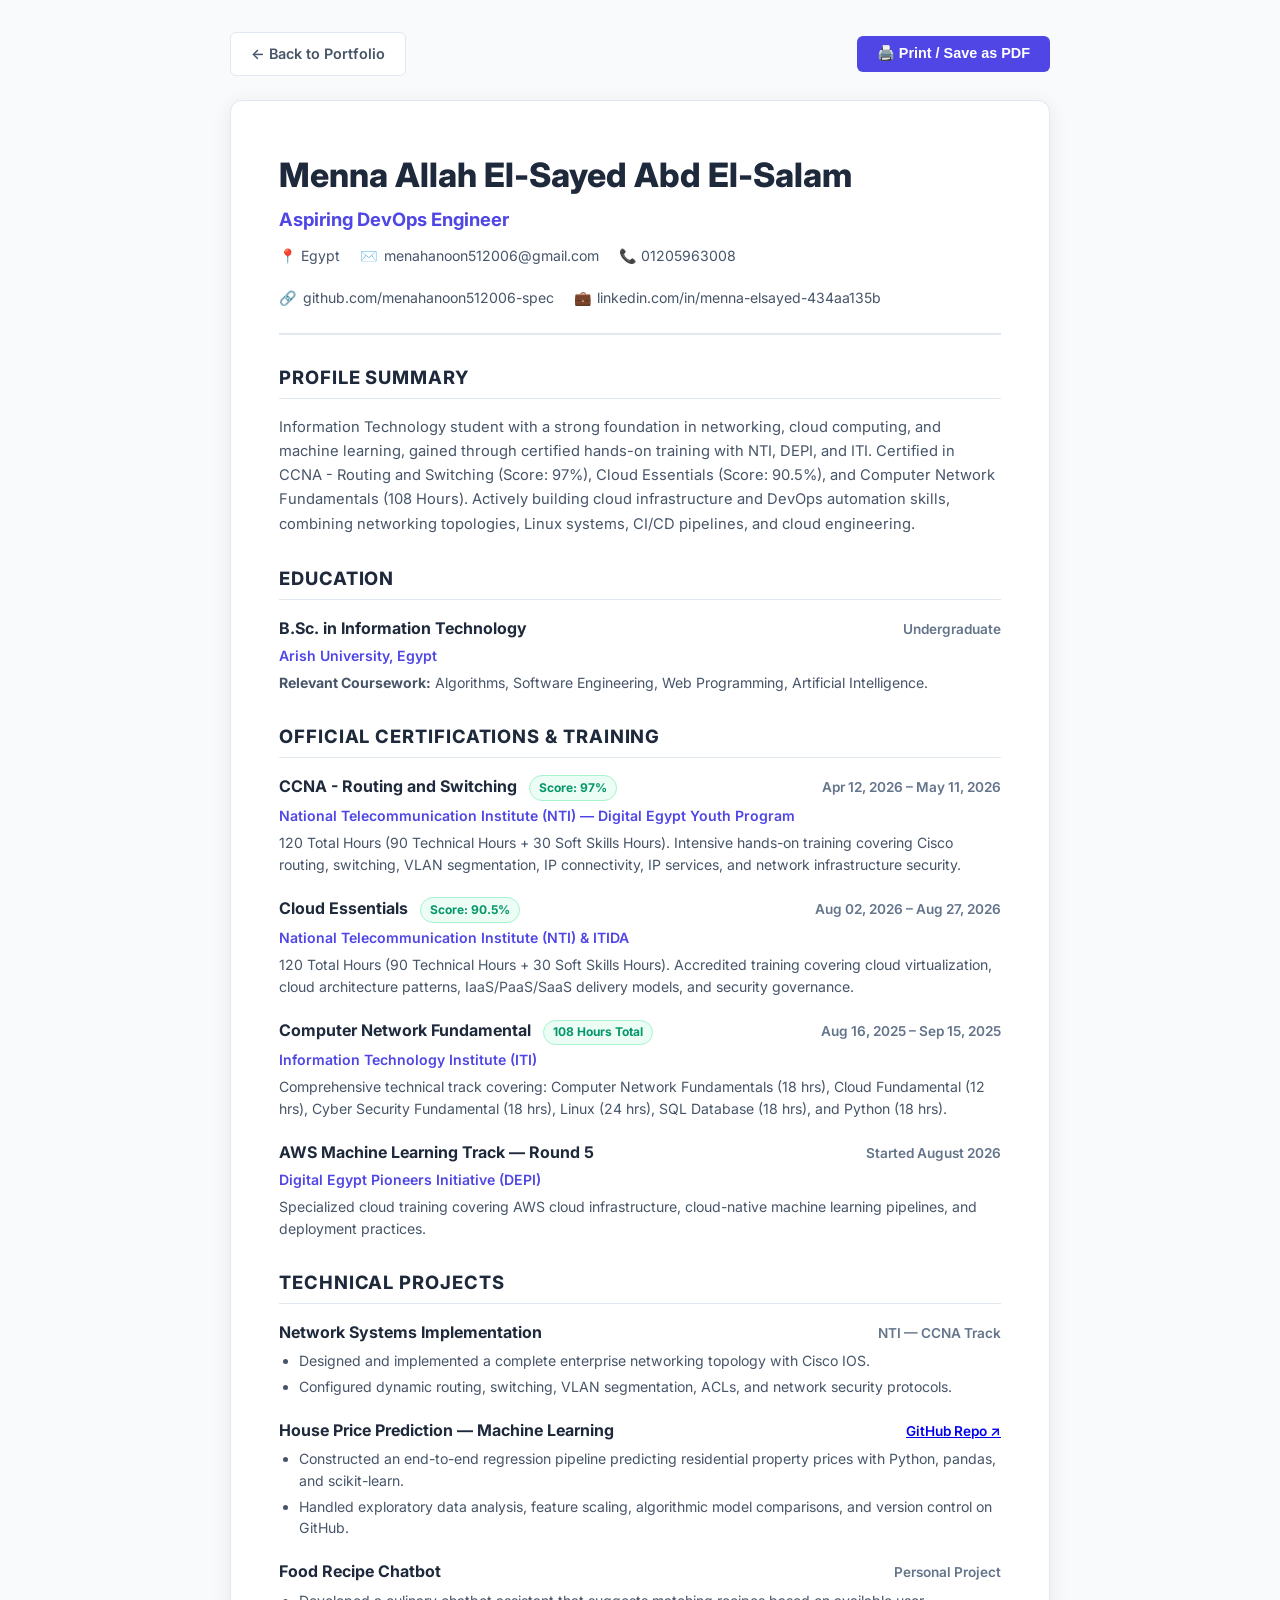
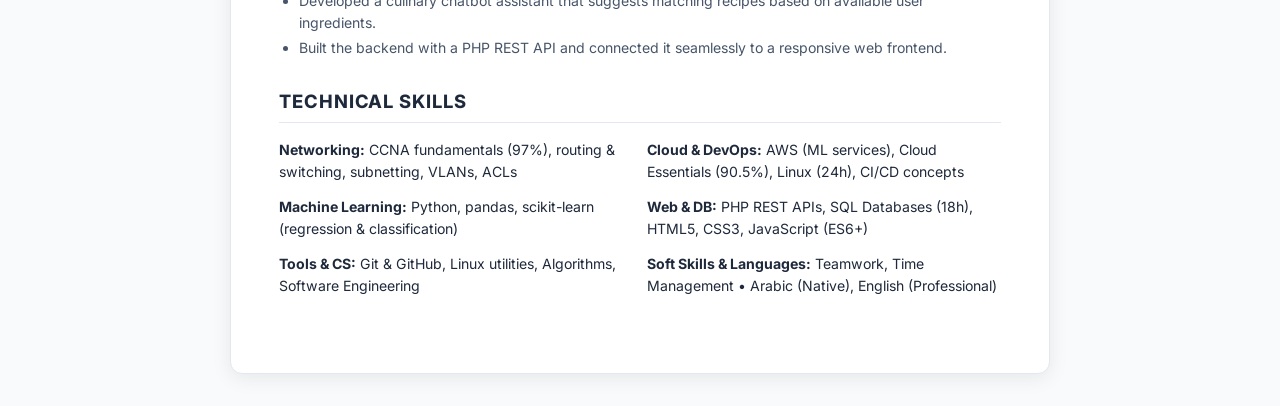
<file: Menna_Allah_ElSayed_CV.html>
<!DOCTYPE html>
<html lang="en">
<head>
  <meta charset="UTF-8">
  <meta name="viewport" content="width=device-width, initial-scale=1.0">
  <title>Menna Allah El-Sayed - Curriculum Vitae</title>
  <link rel="preconnect" href="https://fonts.googleapis.com">
  <link rel="preconnect" href="https://fonts.gstatic.com" crossorigin>
  <link href="https://fonts.googleapis.com/css2?family=Inter:wght@400;500;600;700;800&family=Cairo:wght@400;600;700;800&display=swap" rel="stylesheet">
  <style>
    :root {
      --primary: #1e293b;
      --accent: #4f46e5;
      --secondary: #475569;
      --muted: #64748b;
      --border: #e2e8f0;
      --bg: #f8fafc;
    }

    *, *::before, *::after {
      box-sizing: border-box;
      margin: 0;
      padding: 0;
    }

    body {
      font-family: 'Inter', -apple-system, BlinkMacSystemFont, "Segoe UI", Roboto, sans-serif;
      background: var(--bg);
      color: var(--primary);
      line-height: 1.55;
      padding: 2rem 1rem;
    }

    .cv-container {
      max-width: 820px;
      margin: 0 auto;
      background: #ffffff;
      padding: 3rem;
      border-radius: 12px;
      box-shadow: 0 4px 20px rgba(0, 0, 0, 0.08);
      border: 1px solid var(--border);
    }

    .cv-actions {
      max-width: 820px;
      margin: 0 auto 1.5rem auto;
      display: flex;
      justify-content: space-between;
      align-items: center;
    }

    .btn {
      display: inline-flex;
      align-items: center;
      gap: 0.5rem;
      padding: 0.6rem 1.25rem;
      border-radius: 6px;
      font-weight: 600;
      font-size: 0.9rem;
      text-decoration: none;
      cursor: pointer;
      border: none;
    }

    .btn-print {
      background: var(--accent);
      color: #ffffff;
    }

    .btn-back {
      background: #ffffff;
      color: var(--secondary);
      border: 1px solid var(--border);
    }

    .btn:hover {
      opacity: 0.9;
    }

    .cv-header {
      border-bottom: 2px solid var(--border);
      padding-bottom: 1.5rem;
      margin-bottom: 1.75rem;
    }

    .cv-name {
      font-size: 2.1rem;
      font-weight: 800;
      color: var(--primary);
      margin-bottom: 0.25rem;
    }

    .cv-title {
      font-size: 1.15rem;
      font-weight: 700;
      color: var(--accent);
      margin-bottom: 0.75rem;
    }

    .cv-contacts {
      display: flex;
      flex-wrap: wrap;
      gap: 1.25rem;
      font-size: 0.88rem;
      color: var(--secondary);
    }

    .contact-item {
      display: flex;
      align-items: center;
      gap: 0.35rem;
    }

    .contact-item a {
      color: inherit;
      text-decoration: none;
    }

    .contact-item a:hover {
      color: var(--accent);
    }

    .cv-section {
      margin-bottom: 1.75rem;
    }

    .cv-section-title {
      font-size: 1.15rem;
      font-weight: 750;
      color: var(--primary);
      text-transform: uppercase;
      letter-spacing: 0.05em;
      border-bottom: 1.5px solid var(--border);
      padding-bottom: 0.4rem;
      margin-bottom: 1rem;
      display: flex;
      align-items: center;
      gap: 0.5rem;
    }

    .cv-summary {
      font-size: 0.92rem;
      color: var(--secondary);
      line-height: 1.65;
    }

    .cv-item {
      margin-bottom: 1.25rem;
    }

    .cv-item-header {
      display: flex;
      justify-content: space-between;
      align-items: baseline;
      margin-bottom: 0.25rem;
    }

    .cv-item-title {
      font-size: 1rem;
      font-weight: 700;
      color: var(--primary);
    }

    .cv-item-date {
      font-size: 0.85rem;
      font-weight: 600;
      color: var(--muted);
    }

    .cv-item-sub {
      font-size: 0.88rem;
      font-weight: 600;
      color: var(--accent);
      margin-bottom: 0.35rem;
    }

    .cv-badge {
      display: inline-block;
      padding: 0.15rem 0.55rem;
      background: #ecfdf5;
      color: #059669;
      border: 1px solid #a7f3d0;
      border-radius: 9999px;
      font-size: 0.75rem;
      font-weight: 700;
      margin-left: 0.5rem;
    }

    .cv-item-desc {
      font-size: 0.88rem;
      color: var(--secondary);
      line-height: 1.55;
    }

    .cv-bullets {
      margin-left: 1.25rem;
      margin-top: 0.35rem;
    }

    .cv-bullets li {
      font-size: 0.88rem;
      color: var(--secondary);
      margin-bottom: 0.25rem;
    }

    .skills-grid {
      display: grid;
      grid-template-columns: 1fr 1fr;
      gap: 0.85rem;
    }

    .skill-category {
      font-size: 0.88rem;
    }

    .skill-cat-name {
      font-weight: 700;
      color: var(--primary);
    }

    @media print {
      body {
        background: #ffffff;
        padding: 0;
      }
      .cv-actions {
        display: none;
      }
      .cv-container {
        box-shadow: none;
        border: none;
        padding: 0;
        max-width: 100%;
      }
    }
  </style>
</head>
<body>

  <div class="cv-actions">
    <a href="../../index.html" class="btn btn-back">← Back to Portfolio</a>
    <button onclick="window.print()" class="btn btn-print">🖨️ Print / Save as PDF</button>
  </div>

  <main class="cv-container">
    <header class="cv-header">
      <h1 class="cv-name">Menna Allah El-Sayed Abd El-Salam</h1>
      <div class="cv-title">Aspiring DevOps Engineer</div>
      <div class="cv-contacts">
        <div class="contact-item">📍 Egypt</div>
        <div class="contact-item">✉️ <a href="mailto:menahanoon512006@gmail.com">menahanoon512006@gmail.com</a></div>
        <div class="contact-item">📞 01205963008</div>
        <div class="contact-item">🔗 <a href="https://github.com/menahanoon512006-spec" target="_blank" rel="noopener">github.com/menahanoon512006-spec</a></div>
        <div class="contact-item">💼 <a href="https://www.linkedin.com/in/menna-elsayed-434aa135b" target="_blank" rel="noopener">linkedin.com/in/menna-elsayed-434aa135b</a></div>
      </div>
    </header>

    <section class="cv-section">
      <h2 class="cv-section-title">Profile Summary</h2>
      <p class="cv-summary">
        Information Technology student with a strong foundation in networking, cloud computing, and machine learning, gained through certified hands-on training with NTI, DEPI, and ITI. Certified in CCNA - Routing and Switching (Score: 97%), Cloud Essentials (Score: 90.5%), and Computer Network Fundamentals (108 Hours). Actively building cloud infrastructure and DevOps automation skills, combining networking topologies, Linux systems, CI/CD pipelines, and cloud engineering.
      </p>
    </section>

    <section class="cv-section">
      <h2 class="cv-section-title">Education</h2>
      <div class="cv-item">
        <div class="cv-item-header">
          <div class="cv-item-title">B.Sc. in Information Technology</div>
          <div class="cv-item-date">Undergraduate</div>
        </div>
        <div class="cv-item-sub">Arish University, Egypt</div>
        <div class="cv-item-desc">
          <strong>Relevant Coursework:</strong> Algorithms, Software Engineering, Web Programming, Artificial Intelligence.
        </div>
      </div>
    </section>

    <section class="cv-section">
      <h2 class="cv-section-title">Official Certifications & Training</h2>
      
      <!-- CCNA -->
      <div class="cv-item">
        <div class="cv-item-header">
          <div class="cv-item-title">CCNA - Routing and Switching <span class="cv-badge">Score: 97%</span></div>
          <div class="cv-item-date">Apr 12, 2026 – May 11, 2026</div>
        </div>
        <div class="cv-item-sub">National Telecommunication Institute (NTI) — Digital Egypt Youth Program</div>
        <div class="cv-item-desc">
          120 Total Hours (90 Technical Hours + 30 Soft Skills Hours). Intensive hands-on training covering Cisco routing, switching, VLAN segmentation, IP connectivity, IP services, and network infrastructure security.
        </div>
      </div>

      <!-- Cloud Essentials -->
      <div class="cv-item">
        <div class="cv-item-header">
          <div class="cv-item-title">Cloud Essentials <span class="cv-badge">Score: 90.5%</span></div>
          <div class="cv-item-date">Aug 02, 2026 – Aug 27, 2026</div>
        </div>
        <div class="cv-item-sub">National Telecommunication Institute (NTI) & ITIDA</div>
        <div class="cv-item-desc">
          120 Total Hours (90 Technical Hours + 30 Soft Skills Hours). Accredited training covering cloud virtualization, cloud architecture patterns, IaaS/PaaS/SaaS delivery models, and security governance.
        </div>
      </div>

      <!-- ITI Networks -->
      <div class="cv-item">
        <div class="cv-item-header">
          <div class="cv-item-title">Computer Network Fundamental <span class="cv-badge">108 Hours Total</span></div>
          <div class="cv-item-date">Aug 16, 2025 – Sep 15, 2025</div>
        </div>
        <div class="cv-item-sub">Information Technology Institute (ITI)</div>
        <div class="cv-item-desc">
          Comprehensive technical track covering: Computer Network Fundamentals (18 hrs), Cloud Fundamental (12 hrs), Cyber Security Fundamental (18 hrs), Linux (24 hrs), SQL Database (18 hrs), and Python (18 hrs).
        </div>
      </div>

      <!-- DEPI AWS ML -->
      <div class="cv-item">
        <div class="cv-item-header">
          <div class="cv-item-title">AWS Machine Learning Track — Round 5</div>
          <div class="cv-item-date">Started August 2026</div>
        </div>
        <div class="cv-item-sub">Digital Egypt Pioneers Initiative (DEPI)</div>
        <div class="cv-item-desc">
          Specialized cloud training covering AWS cloud infrastructure, cloud-native machine learning pipelines, and deployment practices.
        </div>
      </div>
    </section>

    <section class="cv-section">
      <h2 class="cv-section-title">Technical Projects</h2>

      <div class="cv-item">
        <div class="cv-item-header">
          <div class="cv-item-title">Network Systems Implementation</div>
          <div class="cv-item-date">NTI — CCNA Track</div>
        </div>
        <ul class="cv-bullets">
          <li>Designed and implemented a complete enterprise networking topology with Cisco IOS.</li>
          <li>Configured dynamic routing, switching, VLAN segmentation, ACLs, and network security protocols.</li>
        </ul>
      </div>

      <div class="cv-item">
        <div class="cv-item-header">
          <div class="cv-item-title">House Price Prediction — Machine Learning</div>
          <div class="cv-item-date"><a href="https://github.com/menahanoon512006-spec/house-project-prediction" target="_blank" rel="noopener">GitHub Repo ↗</a></div>
        </div>
        <ul class="cv-bullets">
          <li>Constructed an end-to-end regression pipeline predicting residential property prices with Python, pandas, and scikit-learn.</li>
          <li>Handled exploratory data analysis, feature scaling, algorithmic model comparisons, and version control on GitHub.</li>
        </ul>
      </div>

      <div class="cv-item">
        <div class="cv-item-header">
          <div class="cv-item-title">Food Recipe Chatbot</div>
          <div class="cv-item-date">Personal Project</div>
        </div>
        <ul class="cv-bullets">
          <li>Developed a culinary chatbot assistant that suggests matching recipes based on available user ingredients.</li>
          <li>Built the backend with a PHP REST API and connected it seamlessly to a responsive web frontend.</li>
        </ul>
      </div>
    </section>

    <section class="cv-section">
      <h2 class="cv-section-title">Technical Skills</h2>
      <div class="skills-grid">
        <div class="skill-category">
          <span class="skill-cat-name">Networking:</span> CCNA fundamentals (97%), routing & switching, subnetting, VLANs, ACLs
        </div>
        <div class="skill-category">
          <span class="skill-cat-name">Cloud & DevOps:</span> AWS (ML services), Cloud Essentials (90.5%), Linux (24h), CI/CD concepts
        </div>
        <div class="skill-category">
          <span class="skill-cat-name">Machine Learning:</span> Python, pandas, scikit-learn (regression & classification)
        </div>
        <div class="skill-category">
          <span class="skill-cat-name">Web & DB:</span> PHP REST APIs, SQL Databases (18h), HTML5, CSS3, JavaScript (ES6+)
        </div>
        <div class="skill-category">
          <span class="skill-cat-name">Tools & CS:</span> Git & GitHub, Linux utilities, Algorithms, Software Engineering
        </div>
        <div class="skill-category">
          <span class="skill-cat-name">Soft Skills & Languages:</span> Teamwork, Time Management • Arabic (Native), English (Professional)
        </div>
      </div>
    </section>
  </main>

</body>
</html>
</file>
